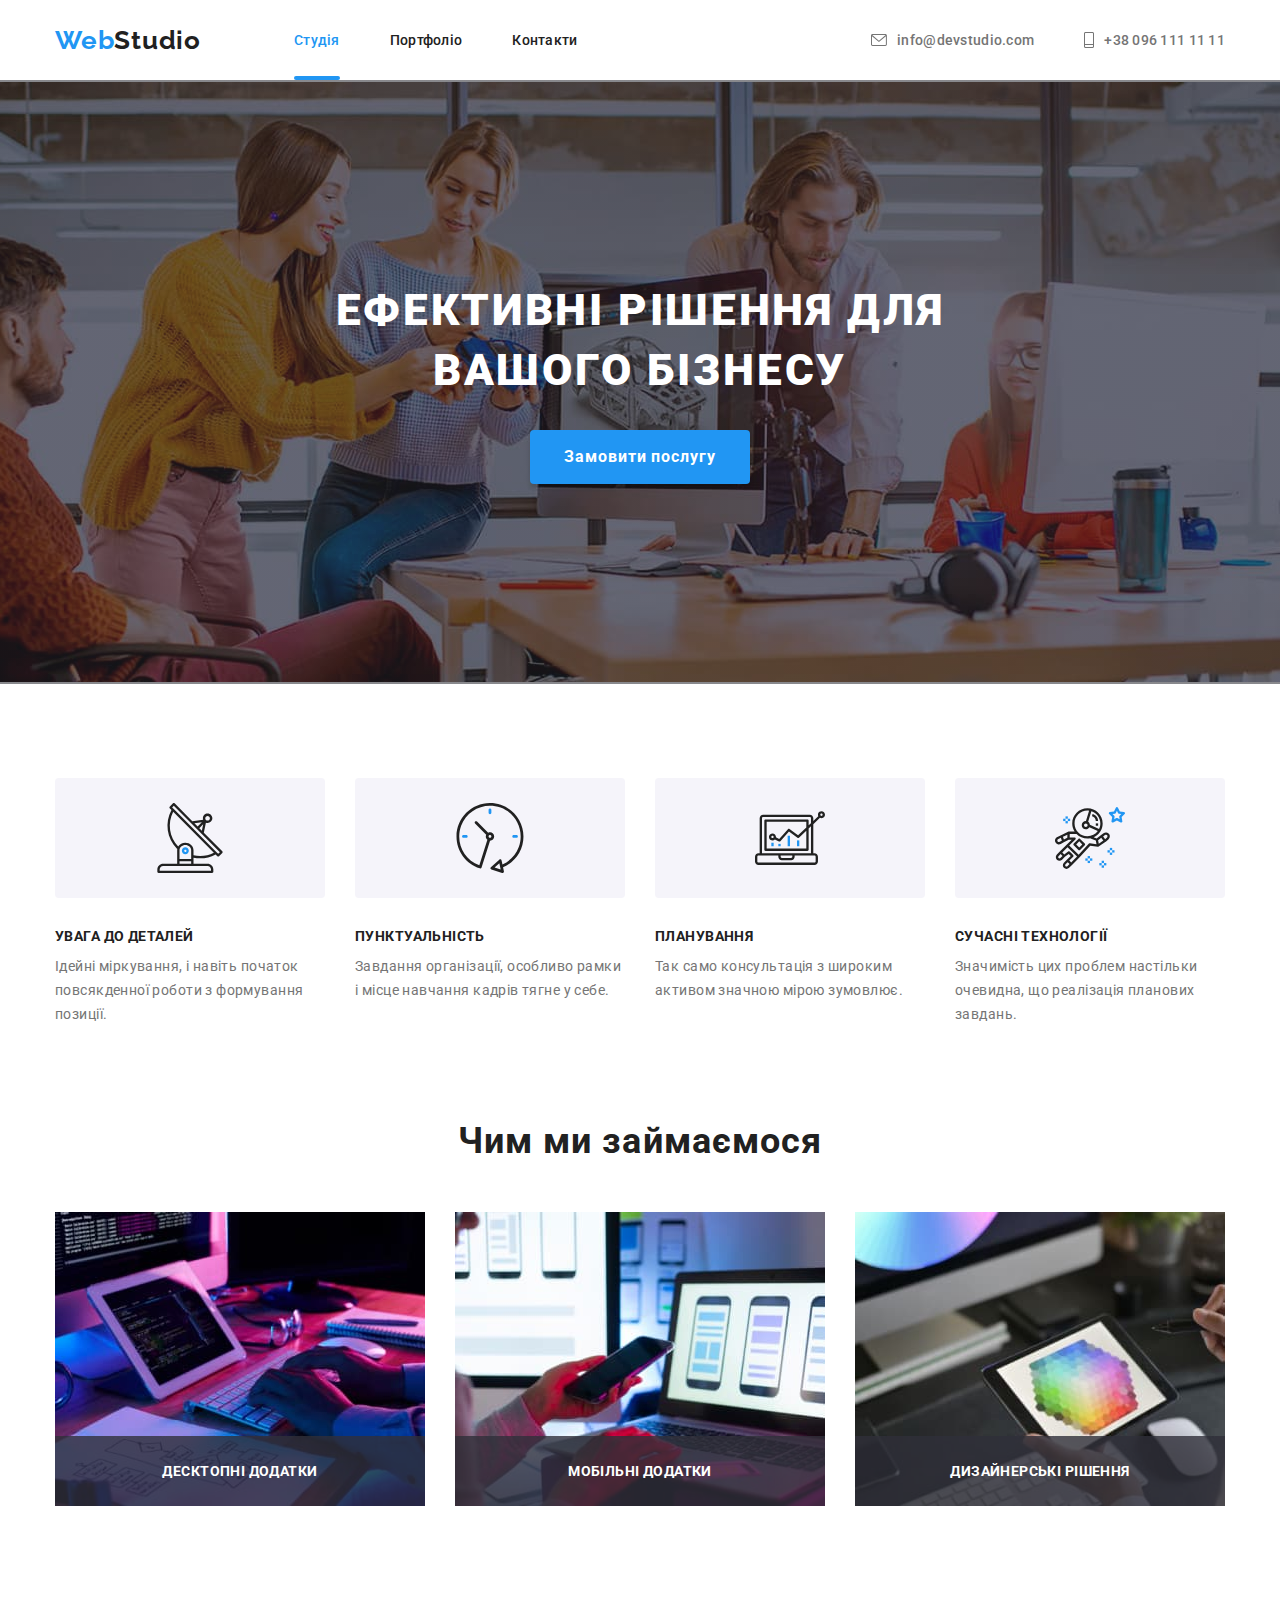
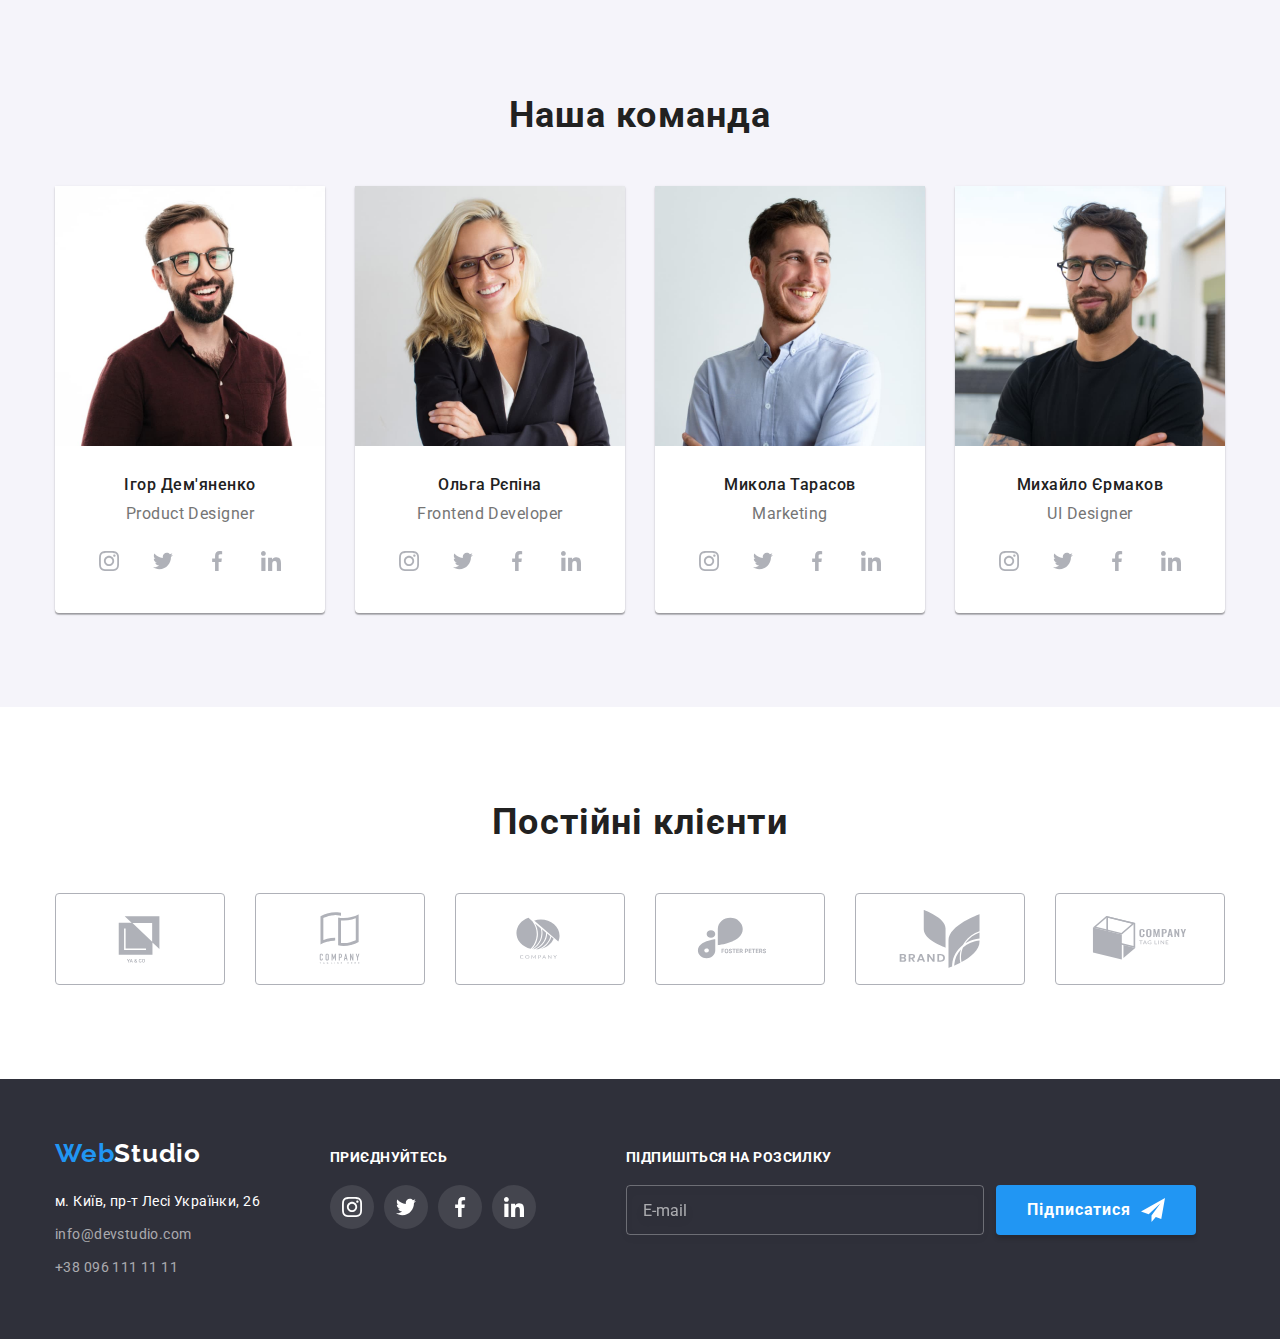
<file: index.html>
<!DOCTYPE html>
<html lang="en">
  <head>
    <meta charset="UTF-8" />
    <meta http-equiv="X-UA-Compatible" content="IE=edge" />
    <meta name="viewport" content="width=device-width, initial-scale=1.0" />
    <title>Web Studio</title>
    <link rel="preconnect" href="https://fonts.googleapis.com" />
    <link rel="preconnect" href="https://fonts.gstatic.com" crossorigin />
    <link
      href="https://fonts.googleapis.com/css2?family=Raleway:wght@700&family=Roboto:wght@400;500;700;900&display=swap"
      rel="stylesheet"
    />
    <link
      rel="stylesheet"
      href="https://cdnjs.cloudflare.com/ajax/libs/modern-normalize/1.1.0/modern-normalize.min.css"
    />
    <link rel="stylesheet" href="./css/main.min.css"/>
    <!-- <link rel="stylesheet" href="./css/styles.css" /> -->
  </head>

  <body>
    <header class="page-header">
      <div class="container flex">
        <a href="" class="logo link"
          ><span class="first-part">Web</span>Studio</a
        >
        <nav class="nav">
          <ul class="nav-list list">
            <li class="site-nav-item">
              <a href="" class="studio-nav-link current link">Студія</a>
            </li>
            <li class="site-nav-item">
              <a href="./portfolio.html" class="site-nav-link link"
                >Портфоліо</a
              >
            </li>
            <li class="site-nav-item">
              <a href="" class="site-nav-link link">Контакти</a>
            </li>
          </ul>
        </nav>
        <ul class="auth-nav list">
          <li class="header item">
            <a class="auth-nav-link mail link" href="mailto:info@devstudio.com">
              <svg class="header-icon email" width="16" , height="12">
                <use href="./images/symbol-defs.svg#envelope"></use>
              </svg>
              info@devstudio.com</a
            >
          </li>
          <li class="header item">
            <a class="auth-nav-link phone link" href="tel:+380961111111">
              <svg class="header-icon mobile" width="10" ,height="16">
                <use href="./images/symbol-defs.svg#mobile"></use>
              </svg>
              +38 096 111 11 11</a
            >
          </li>
        </ul>
      </div>
    </header>
    <main>
      <section class="section hero">
        <div class="container">
          <h1 class="hero-name">Ефективні рішення для <br />вашого бізнесу</h1>
          <button data-modal-open class="hero-btn btn" type="button">
            Замовити послугу
          </button>
        </div>
      </section>
      <section class="section section--cuted">
        <div class="container">
          <ul class="benefits list">
            <li class="benefits-item">
              <div class="benefit one"></div>
              <h3 class="benefits-list">Увага до деталей</h3>
              <p class="text">
                Ідейні міркування, і навіть початок повсякденної роботи з
                формування позиції.
              </p>
            </li>
            <li class="benefits-item">
              <div class="benefit two"></div>
              <h3 class="benefits-list">Пунктуальність</h3>
              <p class="text">
                Завдання організації, особливо рамки і місце навчання кадрів
                тягне у себе.
              </p>
            </li>
            <li class="benefits-item">
              <div class="benefit three"></div>
              <h3 class="benefits-list">Планування</h3>
              <p class="text">
                Так само консультація з широким активом значною мірою зумовлює.
              </p>
            </li>
            <li class="benefits-item">
              <div class="benefit four"></div>
              <h3 class="benefits-list">Сучасні технології</h3>
              <p class="text">
                Значимість цих проблем настільки очевидна, що реалізація
                планових завдань.
              </p>
            </li>
          </ul>
        </div>
      </section>
      <section class="section">
        <div class="container">
          <h2 class="works__title">Чим ми займаємося</h2>
          <ul class="works__list">
            <li class="works__item">
              <div class="works__wrapper">
                <img
                  class="works__img"
                  src="./images/desktop.jpg"
                  alt="ноутбук "
                  width="370"
                  height="294"
                />
                <div class="works__overlay">
                  <p class="works__text">Десктопні додатки</p>
                </div>
              </div>
            </li>
            <li class="works__item">
              <div class="works__wrapper">
                <img
                  class="works__img"
                  src="./images/phone.jpg"
                  alt="телефон"
                  width="370"
                  height="294"
                />
                <div class="works__overlay">
                  <p class="works__text">Мобільні додатки</p>
                </div>
              </div>
            </li>
            <li class="works__item">
              <div class="works__wrapper">
                <img
                  class="works__img"
                  src="./images/tablet.jpg"
                  alt="планшет"
                  width="370"
                  height="294"
                />
                <div class="works__overlay">
                  <p class="works__text">Дизайнерські рішення</p>
                </div>
              </div>
            </li>
          </ul>
        </div>
      </section>
      <section class="section section--bg">
        <div class="container">
          <h2 class="team">Наша команда</h2>
          <ul class="team__list">
            <li class="team__employees">
              <img
                class="team__items"
                src="./images/gallery.jpg"
                alt="Дизайнер"
                width="270"
                height="260"
              />
              <div class="team__workers">
                <h3 class="team__worker">Ігор Дем'яненко</h3>
                <p class="team__position">Product Designer</p>
                <ul class="team__icon">
                  <li class="team__icons">
                    <a class="team__link" href=""
                      ><svg class="team__img" width="20" , height="20">
                        <use href="./images/symbol-defs.svg#instagram"></use>
                      </svg>
                    </a>
                  </li>
                  <li class="team__icons">
                    <a class="team__link" href=""
                      ><svg class="team__img" width="20" , height="20">
                        <use href="./images/symbol-defs.svg#twitter"></use>
                      </svg>
                    </a>
                  </li>
                  <li class="team__icons">
                    <a class="team__link" href=""
                      ><svg class="team__img" width="20" , height="20">
                        <use href="./images/symbol-defs.svg#facebook"></use>
                      </svg>
                    </a>
                  </li>
                  <li class="team__icons">
                    <a class="team__link" href="">
                      <svg class="team__img" width="20" , height="20">
                        <use href="./images/symbol-defs.svg#linkedin"></use>
                      </svg>
                    </a>
                  </li>
                </ul>
              </div>
            </li>
            <li class="team__employees">
              <img
                class="team__items"
                src="./images/gallery1.jpg"
                alt="Розробник"
                width="270"
                height="260"
              />
              <div class="team__workers">
                <h3 class="team__worker">Ольга Рєпіна</h3>
                <p class="team__position">Frontend Developer</p>
                <ul class="team__icon">
                  <li class="team__icons">
                    <a class="team__link" href="">
                      <svg class="team__img" width="20" , height="20">
                        <use href="./images/symbol-defs.svg#instagram"></use>
                      </svg>
                    </a>
                  </li>
                  <li class="team__icons">
                    <a class="team__link" href=""
                      ><svg class="team__img" width="20" , height="20">
                        <use href="./images/symbol-defs.svg#twitter"></use>
                      </svg>
                    </a>
                  </li>
                  <li class="team__icons">
                    <a class="team__link" href=""
                      ><svg class="team__img" width="20" , height="20">
                        <use href="./images/symbol-defs.svg#facebook"></use>
                      </svg>
                    </a>
                  </li>
                  <li class="team__icons">
                    <a class="team__link" href="">
                      <svg class="team__img" width="20" , height="20">
                        <use href="./images/symbol-defs.svg#linkedin"></use>
                      </svg>
                    </a>
                  </li>
                </ul>
              </div>
            </li>
            <li class="team__employees">
              <img
                class="team__items"
                src="./images/gallery2.jpg"
                alt="Маркетолог"
                width="270"
                height="260"
              />
              <div class="team__workers">
                <h3 class="team__worker">Микола Тарасов</h3>
                <p class="team__position">Marketing</p>
                <ul class="team__icon">
                  <li class="team__icons">
                    <a class="team__link" href="">
                      <svg class="team__img" width="20" , height="20">
                        <use href="./images/symbol-defs.svg#instagram"></use>
                      </svg>
                    </a>
                  </li>
                  <li class="team__icons">
                    <a class="team__link" href=""
                      ><svg class="team__img" width="20" , height="20">
                        <use href="./images/symbol-defs.svg#twitter"></use>
                      </svg>
                    </a>
                  </li>
                  <li class="team__icons">
                    <a class="team__link" href=""
                      ><svg class="team__img" width="20" , height="20">
                        <use href="./images/symbol-defs.svg#facebook"></use>
                      </svg>
                    </a>
                  </li>
                  <li class="team__icons">
                    <a class="team__link" href="">
                      <svg class="team__img" width="20" , height="20">
                        <use href="./images/symbol-defs.svg#linkedin"></use>
                      </svg>
                    </a>
                  </li>
                </ul>
              </div>
            </li>
            <li class="team__employees">
              <img
                class="team__items"
                src="./images/gallery3.jpg"
                alt="Дизайнер"
                width="270"
                height="260"
              />
              <div class="team__workers">
                <h3 class="team__worker">Михайло Єрмаков</h3>
                <p class="team__position">UI Designer</p>
                <ul class="team__icon">
                  <li class="team__icons">
                    <a class="team__link" href="">
                      <svg class="team__img" width="20" , height="20">
                        <use href="./images/symbol-defs.svg#instagram"></use>
                      </svg>
                    </a>
                  </li>
                  <li class="team__icons">
                    <a class="team__link" href=""
                      ><svg class="team__img" width="20" , height="20">
                        <use href="./images/symbol-defs.svg#twitter"></use>
                      </svg>
                    </a>
                  </li>
                  <li class="team__icons">
                    <a class="team__link" href=""
                      ><svg class="team__img" width="20" , height="20">
                        <use href="./images/symbol-defs.svg#facebook"></use>
                      </svg>
                    </a>
                  </li>
                  <li class="team__icons">
                    <a class="team__link" href="">
                      <svg class="team__img" width="20" , height="20">
                        <use href="./images/symbol-defs.svg#linkedin"></use>
                      </svg>
                    </a>
                  </li>
                </ul>
              </div>
            </li>
          </ul>
        </div>
      </section>
      <section class="section">
        <div class="container">
          <h2 class="clients">Постійні клієнти</h2>
          <ul class="clients__list">
            <li class="clients__item ">
              <a class="clients__icon" href=""
                ><svg class="clients__img" width="106" , height="60">
                  <use href="./images/symbol-defs.svg#Logo1"></use>
                </svg>
              </a>
            </li>
            <li class="clients__item ">
              <a class="clients__icon" href=""
                ><svg class="clients__img" width="106" , height="60">
                  <use href="./images/symbol-defs.svg#Logo2"></use>
                </svg>
              </a>
            </li>
            <li class="clients__item">
              <a class="clients__icon" href=""
                ><svg class="clients__img" width="106" , height="60">
                  <use href="./images/symbol-defs.svg#Logo3"></use>
                </svg>
              </a>
            </li>
            <li class="clients__item ">
              <a class="clients__icon" href=""
                ><svg class="clients__img" width="106" , height="60">
                  <use href="./images/symbol-defs.svg#Logo4"></use>
                </svg>
              </a>
            </li>
            <li class="clients__item">
              <a class="clients__icon" href="">
                <svg class="clients__img" width="106" , height="60">
                  <use href="./images/symbol-defs.svg#Logo5"></use>
                </svg>
              </a>
            </li>
            <li class="clients__item">
              <a class="clients__icon" href=""
                ><svg class="clients__img" width="106" , height="60">
                  <use href="./images/symbol-defs.svg#Logo6"></use>
                </svg>
              </a>
            </li>
          </ul>
        </div>
      </section>
    </main>
    <footer class="bottom">
      <div class="container-cont-bottom">
        <div class="container-bottom">
          <a href="" class="logo-link link"
            ><span class="one-part">Web</span>Studio</a
          >
          <address class="address-list">
            <ul class="address list">
              <li class="address-item">
                <a
                  class="address-location-link link"
                  href="https://goo.gl/maps/JddRu9CGbKq4Ur218"
                  >м. Київ, пр-т Лесі Українки, 26
                </a>
              </li>
              <li class="address-item">
                <a
                  class="address-nav-link link"
                  href="mailto:info@devstudio.com"
                >
                  info@devstudio.com</a
                >
              </li>
              <li class="address-item">
                <a class="address-nav-link link" href="tel:+380961111111"
                  >+38 096 111 11 11</a
                >
              </li>
            </ul>
          </address>
        </div>
        <div class="invitation">
          <p class="invite">Приєднуйтесь</p>
          <ul class="invitation-link">
            <li class="footer-soc list">
              <a class="footer-soc-link" href=""
                ><svg class="invitation-icon" width="20" height="20">
                  <use href="./images/symbol-defs.svg#instagram"></use>
                </svg>
              </a>
            </li>
            <li class="footer-soc list">
              <a class="footer-soc-link" href=""
                ><svg class="invitation-icon" width="20" height="20">
                  <use href="./images/symbol-defs.svg#twitter"></use>
                </svg>
              </a>
            </li>
            <li class="footer-soc list">
              <a class="footer-soc-link" href=""
                ><svg class="invitation-icon" width="20" height="20">
                  <use href="./images/symbol-defs.svg#facebook"></use>
                </svg>
              </a>
            </li>
            <li class="footer-soc list">
              <a class="footer-soc-link" href=""
                ><svg class="invitation-icon" width="20" height="20">
                  <use href="./images/symbol-defs.svg#linkedin"></use>
                </svg>
              </a>
            </li>
          </ul>
        </div>
        <div class="submition">
          <p class="invite">Підпишіться на розсилку</p>
          <form class="submition-form" action="">
            <input class="submit-input" type="text" placeholder="E-mail" />
            <button class="submit-btn" type="submit">
              Підписатися
              <svg class="submit-icon" width="24" height="24">
                <use href="./images/symbol-defs.svg#icon-send"></use>
              </svg>
            </button>
          </form>
        </div>
      </div>
    </footer>
    <div class="backdrop is-hidden" data-modal>
      <div class="modal">
        <button data-modal-close class="close-btn" type="button">
          <svg class="close-btn-icon" width="18" height="18">
            <use href="./images/symbol-defs.svg#close-btn"></use>
          </svg>
        </button>
        <p class="modal-title">Залиште свої дані, ми вам передзвонимо</p>
        <div class="form">
          <form class="modal-form">
            <div class="form-group">
              <label class="form-field">
                <span class="form-label">Ім'я</span>
                <input class="form-input" type="text" name="user-name" />
                <svg class="form-icon" width="18" height="18">
                  <use
                    href="./images/symbol-defs.svg#person-black-18dp-1"
                  ></use>
                </svg>
              </label>
            </div>
            <div class="form-group">
              <label class="form-field">
                <span class="form-label">Телефон</span>
                <input class="form-input" type="tel" />
                <svg class="form-icon" width="18" height="18">
                  <use href="./images/symbol-defs.svg#phone-black-18dp-1"></use>
                </svg>
              </label>
            </div>
            <div class="form-group">
              <label class="form-field">
                <span class="form-label">Пошта</span>
                <input class="form-input" type="email" />
                <svg class="form-icon" width="18" height="18">
                  <use href="./images/symbol-defs.svg#email-black-18dp-1"></use>
                </svg>
              </label>
            </div>
            <div class="form-group-comment">
              <label class="form-field-comment" for="comment">
                <span class="form-label" >Коментар</span>
                <textarea
                  class="form-message"
                  name=""
                  rows="5"
                  placeholder="Введіть текст"
                ></textarea>
              </label>
            </div>
            <div class="form-group-message">
              <label class="form-label-accept">
                <div class="check-group">
                <input
                  class="checkbox1"
                  type="checkbox"
                  name="topic"
                  value="accept"
                />
                <span class="check-icon"></span>
                <span class="condition">Погоджуюся з розсилкою та приймаю 
                  <a class="condition2" href="">Умови договору</a> 
                </span>
              </div>
              </label>
            </div>
            <button class="submit" type="submit">Відправити</button>
          </form>
        </div>
      </div>
    </div>
    <script src="./modal.js"></script>
  </body>
</html>
</file>
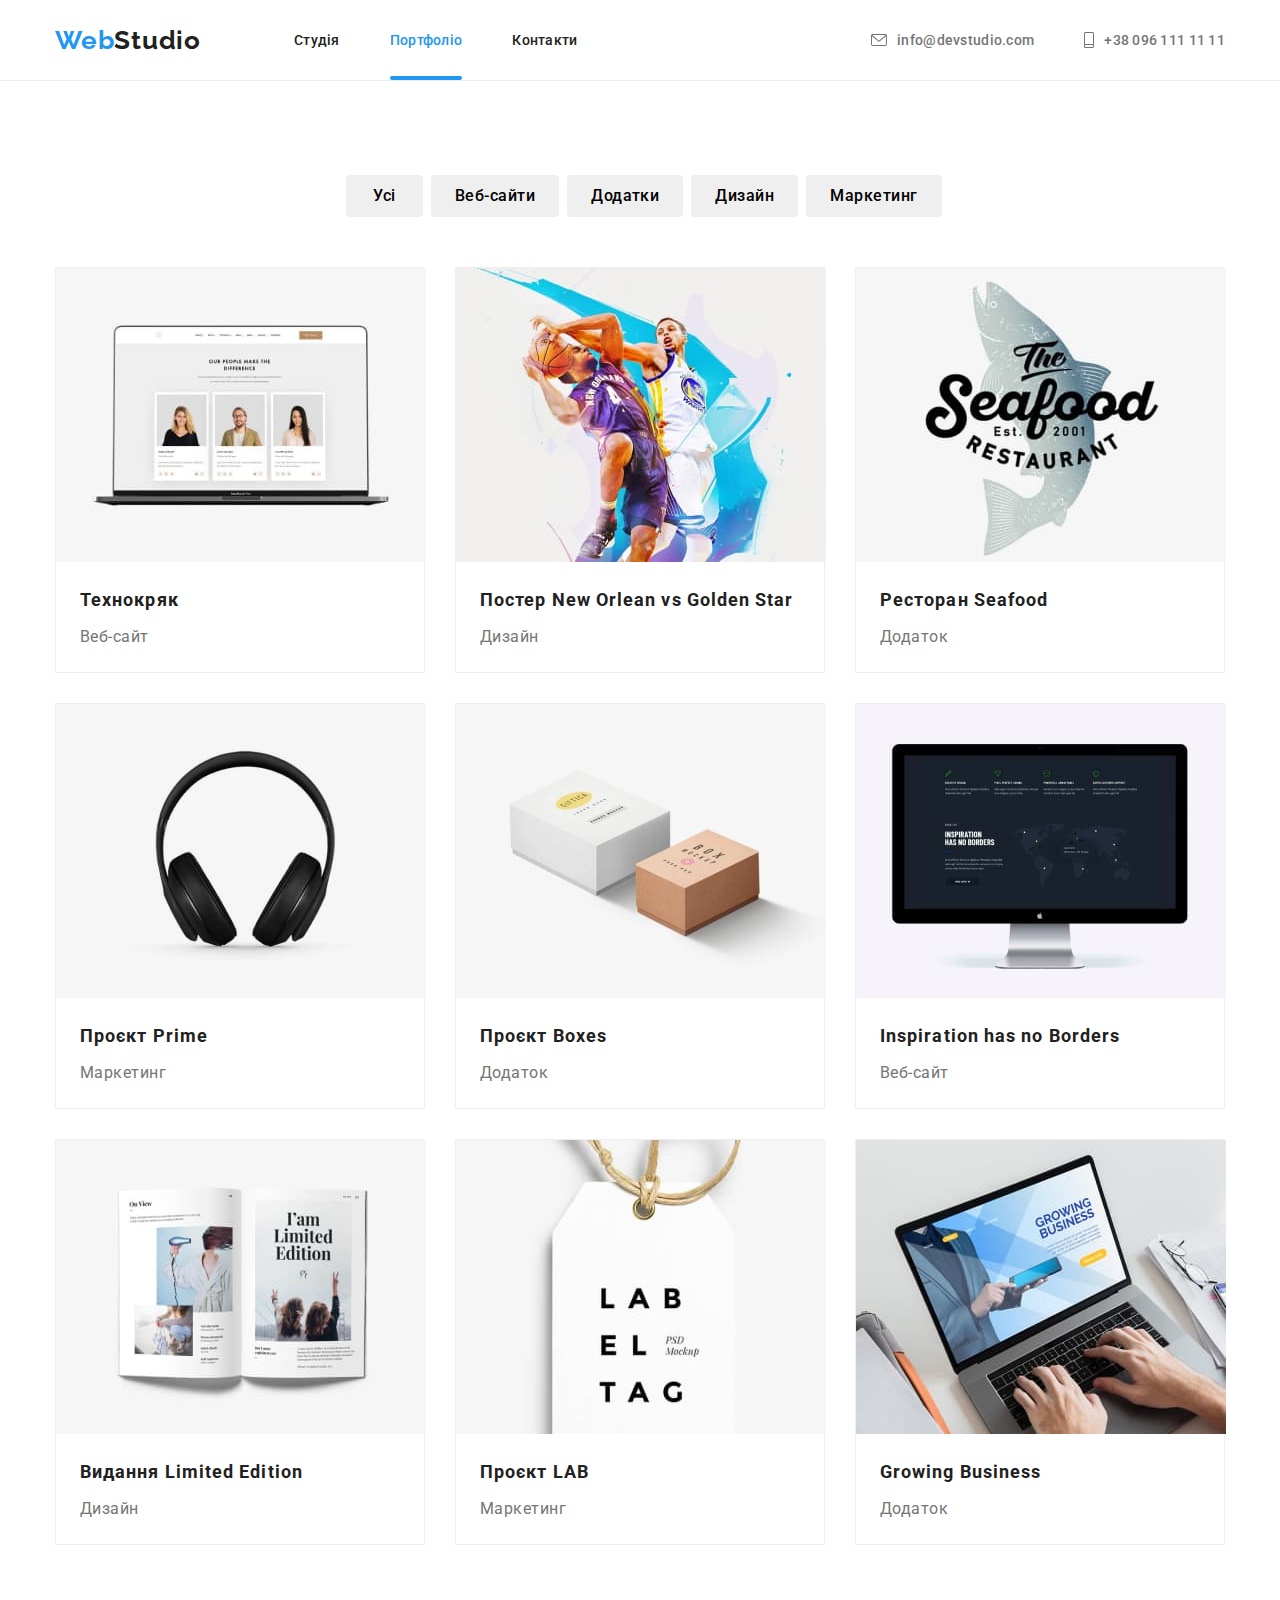
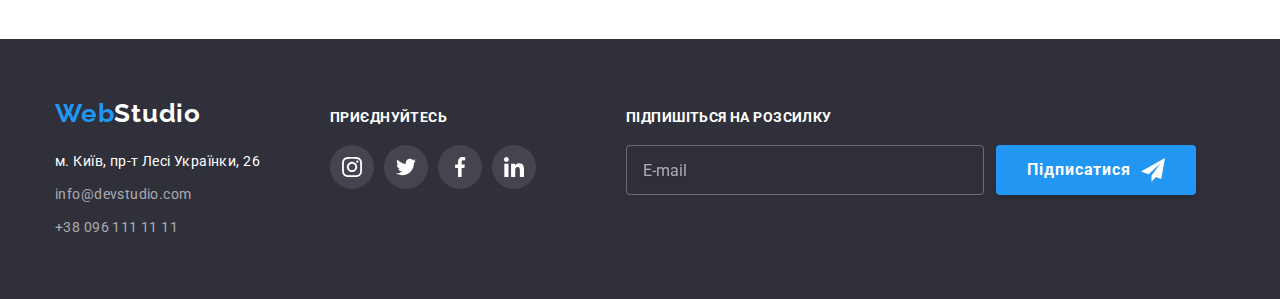
<file: portfolio.html>
<!DOCTYPE html>
<html lang="en">
  <head>
    <meta charset="UTF-8" />
    <meta http-equiv="X-UA-Compatible" content="IE=edge" />
    <meta name="viewport" content="width=device-width, initial-scale=1.0" />
    <title>Портфоліо</title>
    <link rel="preconnect" href="https://fonts.googleapis.com" />
    <link rel="preconnect" href="https://fonts.gstatic.com" crossorigin />
    <link
      href="https://fonts.googleapis.com/css2?family=Raleway:wght@700&family=Roboto:wght@400;500;700;900&display=swap"
      rel="stylesheet"
    />
    <link
      rel="stylesheet"
      href="https://cdnjs.cloudflare.com/ajax/libs/modern-normalize/1.1.0/modern-normalize.min.css"
    />
    <link rel="stylesheet" href="./css/main.min.css"/>
    <!-- <link rel="stylesheet" href="./css/styles.css" /> -->
  </head>

  <body>
    <header class="page">
      <div class="container flex">
        <a href="" class="logo link"
          ><span class="first-part">Web</span>Studio</a
        >
        <nav class="site-nav">
          <ul class="nav-list list">
            <li class="site-nav-item">
              <a href="./index.html" class="site-nav-link link">Студія</a>
            </li>
            <li class="site-nav-item">
              <a href="" class="port-nav-link current link">Портфоліо</a>
            </li>
            <li class="site-nav-item">
              <a href="" class="site-nav-link link">Контакти</a>
            </li>
          </ul>
        </nav>
        <ul class="auth-nav list">
          <li class="item">
            <a class="auth-nav-link link" href="mailto:info@devstudio.com">
              <svg class="header-icon email" width="16" , height="12">
                <use href="./images/symbol-defs.svg#envelope"></use>
              </svg>
              info@devstudio.com</a
            >
          </li>
          <li class="item">
            <a class="auth-nav-link link" href="tel:+380961111111">
              <svg class="header-icon mobile" width="10" ,height="16">
                <use href="./images/symbol-defs.svg#mobile"></use></svg>+38 096 111 11 11
            </a>
          </li>
        </ul>
      </div>
    </header>
    <main>
      <section class="section">
        <div class="container">
          <h1 class="visually-hidden">Портфоліо</h1>
          <ul class="btn-port-list list">
            <li><button class="btn-port style" type="button">Усі</button></li>
            <li><button class="btn-port" type="button">Веб-сайти</button></li>
            <li><button class="btn-port" type="button">Додатки</button></li>
            <li><button class="btn-port" type="button">Дизайн</button></li>
            <li><button class="btn-port" type="button">Маркетинг</button></li>
          </ul>
          <ul class="gallery-list list">
            <li class="gallery-item">
              <a href="" class="projects link">
                <div class="team-thumb">
                  <img
                    class="gallery-items"
                    src="./images/project1.jpg"
                    alt="проект1"
                    width="370"
                    height="294"
                  />
                  <div class="thumb-overlay">
                    <p class="thumb-text">
                      Ресурс пропонує комплексні пропозиції з різним рівнем
                      функціоналу та сервісів. Все це дозволить відвідувачу
                      отримати вичерпні відомості про компанію чи приватну
                      особу.
                    </p>
                  </div>
                </div>
                <div class="project-desk">
                  <h3 class="project-list">Технокряк</h3>
                  <p class="project-text">Веб-сайт</p>
                </div>
              </a>
            </li>
            <li class="gallery-item">
              <a href="" class="projects link">
                <div class="team-thumb">
                  <img
                    class="gallery-items"
                    src="./images/project2.jpg"
                    alt="проект2"
                    width="370"
                    height="294"
                  />
                  <div class="thumb-overlay">
                    <p class="thumb-text">
                      Ресурс пропонує комплексні пропозиції з різним рівнем
                      функціоналу та сервісів. Все це дозволить відвідувачу
                      отримати вичерпні відомості про компанію чи приватну
                      особу.
                    </p>
                  </div>
                </div>
                <div class="project-desk">
                  <h3 class="project-list">Постер New Orlean vs Golden Star</h3>
                  <p class="project-text">Дизайн</p>
                </div>
              </a>
            </li>
            <li class="gallery-item">
              <a href="" class="projects link">
                <div class="team-thumb">
                  <img
                    class="gallery-items"
                    src="./images/project3.jpg"
                    alt="проект3"
                    width="370"
                    height="294"
                  />
                  <div class="thumb-overlay">
                    <p class="thumb-text">
                      Ресурс пропонує комплексні пропозиції з різним рівнем
                      функціоналу та сервісів. Все це дозволить відвідувачу
                      отримати вичерпні відомості про компанію чи приватну
                      особу.
                    </p>
                  </div>
                </div>
                <div class="project-desk">
                  <h3 class="project-list">Ресторан Seafood</h3>
                  <p class="project-text">Додаток</p>
                </div>
              </a>
            </li>
            <li class="gallery-item">
              <a href="" class="projects link">
                <div class="team-thumb">
                  <img
                    class="gallery-items"
                    src="./images/project4.jpg"
                    alt="проект4"
                    width="370"
                    height="294"
                  />
                  <div class="thumb-overlay">
                    <p class="thumb-text">
                      Ресурс пропонує комплексні пропозиції з різним рівнем
                      функціоналу та сервісів. Все це дозволить відвідувачу
                      отримати вичерпні відомості про компанію чи приватну
                      особу.
                    </p>
                  </div>
                </div>
                <div class="project-desk">
                  <h3 class="project-list">Проєкт Prime</h3>
                  <p class="project-text">Маркетинг</p>
                </div>
              </a>
            </li>
            <li class="gallery-item">
              <a href="" class="projects link">
                <div class="team-thumb">
                  <img
                    class="gallery-items"
                    src="./images/project5.jpg"
                    alt="проект5"
                    width="370"
                    height="294"
                  />
                  <div class="thumb-overlay">
                    <p class="thumb-text">
                      Ресурс пропонує комплексні пропозиції з різним рівнем
                      функціоналу та сервісів. Все це дозволить відвідувачу
                      отримати вичерпні відомості про компанію чи приватну
                      особу.
                    </p>
                  </div>
                </div>
                <div class="project-desk">
                  <h3 class="project-list">Проєкт Boxes</h3>
                  <p class="project-text">Додаток</p>
                </div>
              </a>
            </li>
            <li class="gallery-item">
              <a href="" class="projects link">
                <div class="team-thumb">
                  <img
                    class="gallery-items"
                    src="./images/project6.jpg"
                    alt="проект6"
                    width="370"
                    height="294"
                  />
                  <div class="thumb-overlay">
                    <p class="thumb-text">
                      Ресурс пропонує комплексні пропозиції з різним рівнем
                      функціоналу та сервісів. Все це дозволить відвідувачу
                      отримати вичерпні відомості про компанію чи приватну
                      особу.
                    </p>
                  </div>
                </div>
                <div class="project-desk">
                  <h3 class="project-list">Inspiration has no Borders</h3>
                  <p class="project-text">Веб-сайт</p>
                </div>
              </a>
            </li>
            <li class="gallery-item">
              <a href="" class="projects link">
                <div class="team-thumb">
                  <img
                    class="gallery-items"
                    src="./images/project7.jpg"
                    alt="проект7"
                    width="370"
                    height="294"
                  />
                  <div class="thumb-overlay">
                    <p class="thumb-text">
                      Ресурс пропонує комплексні пропозиції з різним рівнем
                      функціоналу та сервісів. Все це дозволить відвідувачу
                      отримати вичерпні відомості про компанію чи приватну
                      особу.
                    </p>
                  </div>
                </div>
                <div class="project-desk">
                  <h3 class="project-list">Видання Limited Edition</h3>
                  <p class="project-text">Дизайн</p>
                </div>
              </a>
            </li>
            <li class="gallery-item">
              <a href="" class="projects link">
                <div class="team-thumb">
                  <img
                    class="gallery-items"
                    src="./images/project8.jpg"
                    alt="проект8"
                    width="370"
                    height="294"
                  />
                  <div class="thumb-overlay">
                    <p class="thumb-text">
                      Ресурс пропонує комплексні пропозиції з різним рівнем
                      функціоналу та сервісів. Все це дозволить відвідувачу
                      отримати вичерпні відомості про компанію чи приватну
                      особу.
                    </p>
                  </div>
                </div>
                <div class="project-desk">
                  <h3 class="project-list">Проєкт LAB</h3>
                  <p class="project-text">Маркетинг</p>
                </div>
              </a>
            </li>
            <li class="gallery-item">
              <a href="" class="projects link">
                <div class="team-thumb">
                  <img
                    class="gallery-items"
                    src="./images/project9.jpg"
                    alt="проект9"
                    width="370"
                    height="294"
                  />
                  <div class="thumb-overlay">
                    <p class="thumb-text">
                      Ресурс пропонує комплексні пропозиції з різним рівнем
                      функціоналу та сервісів. Все це дозволить відвідувачу
                      отримати вичерпні відомості про компанію чи приватну
                      особу.
                    </p>
                  </div>
                </div>
                <div class="project-desk">
                  <h3 class="project-list">Growing Business</h3>
                  <p class="project-text">Додаток</p>
                </div>
              </a>
            </li>
          </ul>
        </div>
      </section>
    </main>
    <footer class="bottom">
      <div class="container-cont-bottom">
        <div class="container-bottom">
          <a href="" class="logo-link link"
            ><span class="one-part">Web</span>Studio</a
          >
          <address class="address-list">
            <ul class="address list">
              <li class="address-item">
                <a
                  class="address-location-link link"
                  href="https://goo.gl/maps/JddRu9CGbKq4Ur218"
                  >м. Київ, пр-т Лесі Українки, 26
                </a>
              </li>
              <li class="address-item">
                <a
                  class="address-nav-link link"
                  href="mailto:info@devstudio.com"
                >
                  info@devstudio.com</a
                >
              </li>
              <li class="address-item">
                <a class="address-nav-link link" href="tel:+380961111111"
                  >+38 096 111 11 11</a
                >
              </li>
            </ul>
          </address>
        </div>
        <div class="invitation">
          <p class="invite">Приєднуйтесь</p>
          <ul class="invitation-link">
            <li class="footer-soc list">
              <a class="footer-soc-link" href=""
                ><svg class="invitation-icon" width="20" height="20">
                  <use href="./images/symbol-defs.svg#instagram"></use>
                </svg>
              </a>
            </li>
            <li class="footer-soc list">
              <a class="footer-soc-link" href=""
                ><svg class="invitation-icon" width="20" height="20">
                  <use href="./images/symbol-defs.svg#twitter"></use>
                </svg>
              </a>
            </li>
            <li class="footer-soc list">
              <a class="footer-soc-link" href=""
                ><svg class="invitation-icon" width="20" height="20">
                  <use href="./images/symbol-defs.svg#facebook"></use>
                </svg>
              </a>
            </li>
            <li class="footer-soc list">
              <a class="footer-soc-link" href=""
                ><svg class="invitation-icon" width="20" height="20">
                  <use href="./images/symbol-defs.svg#linkedin"></use>
                </svg>
              </a>
            </li>
          </ul>
        </div>
        <div class="submition">
          <p class="invite">Підпишіться на розсилку</p>
          <form class="submition-form" action="">
            <input class="submit-input" type="text" placeholder="E-mail" />
            <button class="submit-btn" type="submit">
              Підписатися
              <svg class="submit-icon" width="24" height="24">
                <use href="./images/symbol-defs.svg#icon-send"></use>
              </svg>
            </button>
          </form>
        </div>
      </div>
    </footer>
  </body>
</html>
</file>
<file: css/main.min.css>
:root{--second-font: "Raleway", sans-serif;--accent-color: #2196F3;--main-color: #212121;--second-color: #757575;--third-color: #FFFFFF;--fourth-color: rgba(255, 255, 255, 0.6);--idx-backdrop: 1000}.visually-hidden{position:absolute;width:1px;height:1px;margin:-1px;border:0;padding:0;white-space:nowrap;-webkit-clip-path:inset(100%);clip-path:inset(100%);clip:rect(0 0 0 0);overflow:hidden}body{font-family:"Roboto",sans-serif;color:var(--main-color);margin:0}h1,h2,h3,h4,h5,h6,p,ul{margin-top:0;margin-bottom:0;padding-left:0}.list{padding:0;margin:0;list-style:none}.link{text-decoration:none}.section{padding-top:94px;padding-bottom:94px}.container{width:1200px;margin:0 auto;padding-left:15px;padding-right:15px}.flex{display:-webkit-box;display:-ms-flexbox;display:flex;-webkit-box-align:center;-ms-flex-align:center;align-items:center}.hero-name{font-weight:900;font-size:44px;line-height:1.3636363636;text-align:center;letter-spacing:.06em;text-transform:uppercase;color:var(--third-color)}.benefits-list{margin-bottom:10px;font-weight:700;font-size:14px;line-height:1.1428571429;letter-spacing:.03em;text-transform:uppercase;color:var(--main-color)}.works__title{margin-bottom:50px;font-weight:700;font-size:36px;line-height:1.1666666667;text-align:center;letter-spacing:.03em;color:var(--main-color)}.team{margin-bottom:50px;font-weight:700;font-size:36px;line-height:1.1666666667;text-align:center;letter-spacing:.03em;color:var(--main-color)}.team__worker{margin-bottom:10px;font-weight:500;font-size:16px;line-height:1.125;text-align:center;letter-spacing:.03em;color:var(--main-color);background-color:var(--third-color)}.clients{font-weight:700;font-size:36px;line-height:1.1666666667;text-align:center;letter-spacing:.03em;color:var(--main-color);margin-bottom:50px}.project-list{margin-bottom:4px;font-weight:700;font-size:18px;line-height:2;letter-spacing:.06em;color:var(--main-color)}.hero-btn{border-radius:4px;padding:10px 32px;margin-top:30px;min-width:216px;text-align:center;font-family:inherit;font-style:normal;background-color:var(--accent-color);color:var(--third-color);font-weight:700;font-size:16px;line-height:1.88;letter-spacing:.06em;-webkit-box-shadow:0px 4px 4px rgba(0,0,0,.15);box-shadow:0px 4px 4px rgba(0,0,0,.15);cursor:pointer;border-color:rgba(0,0,0,0);-webkit-transition-property:background-color;transition-property:background-color;-webkit-transition-duration:250ms;transition-duration:250ms;-webkit-transition-timing-function:cubic-bezier(0.4, 0, 0.2, 1);transition-timing-function:cubic-bezier(0.4, 0, 0.2, 1)}.hero-btn:hover,.hero-btn:focus{background-color:#188ce8}.submit-btn{display:-webkit-box;display:-ms-flexbox;display:flex;font-weight:700;font-size:16px;line-height:1.875;text-align:center;-webkit-box-align:center;-ms-flex-align:center;align-items:center;-webkit-box-pack:center;-ms-flex-pack:center;justify-content:center;letter-spacing:.06em;min-width:200px;height:50px;margin-left:12px;cursor:pointer;color:#fff;background:#2196f3;border:#2196f3;-webkit-box-shadow:0px 4px 4px rgba(0,0,0,.15);box-shadow:0px 4px 4px rgba(0,0,0,.15);border-radius:4px;-webkit-transition-property:background-color;transition-property:background-color;-webkit-transition-duration:250ms;transition-duration:250ms;-webkit-transition-timing-function:cubic-bezier(0.4, 0, 0.2, 1);transition-timing-function:cubic-bezier(0.4, 0, 0.2, 1)}.submit-btn:hover,.submit-btn:focus{background-color:#188ce8}.close-btn{position:absolute;display:-webkit-box;display:-ms-flexbox;display:flex;-webkit-box-align:center;-ms-flex-align:center;align-items:center;-webkit-box-pack:center;-ms-flex-pack:center;justify-content:center;width:30px;height:30px;padding:0;top:8px;right:8px;background-color:rgba(0,0,0,0);border:1px solid rgba(0,0,0,.1);border-radius:50%;cursor:pointer;-webkit-transition:opacity 250ms cubic-bezier(0.4, 0, 0.2, 1),visibility 250ms cubic-bezier(0.4, 0, 0.2, 1);transition:opacity 250ms cubic-bezier(0.4, 0, 0.2, 1),visibility 250ms cubic-bezier(0.4, 0, 0.2, 1)}.close-btn:hover,.close-btn:focus{fill:var(--accent-color)}.submit{width:200px;height:50px;margin-left:124px;text-align:center;-webkit-box-align:center;-ms-flex-align:center;align-items:center;-webkit-box-pack:center;-ms-flex-pack:center;justify-content:center;cursor:pointer;color:#fff;background:#2196f3;border:#2196f3;font-weight:700;font-size:16px;line-height:30px;letter-spacing:.06em;-webkit-box-shadow:0px 4px 4px rgba(0,0,0,.15);box-shadow:0px 4px 4px rgba(0,0,0,.15);border-radius:4px;-webkit-transition-property:background-color;transition-property:background-color;-webkit-transition-duration:250ms;transition-duration:250ms;-webkit-transition-timing-function:cubic-bezier(0.4, 0, 0.2, 1);transition-timing-function:cubic-bezier(0.4, 0, 0.2, 1)}.submit:hover,.submit:focus{background-color:#188ce8}.btn-port{margin-left:8px;padding:6px 22px;border-radius:4px;font-weight:500;font-size:16px;line-height:1.625;letter-spacing:.03em;border-color:rgba(0,0,0,0);cursor:pointer;-webkit-transition-property:background-color,color,-webkit-box-shadow;transition-property:background-color,color,-webkit-box-shadow;transition-property:background-color,color,box-shadow;transition-property:background-color,color,box-shadow,-webkit-box-shadow;-webkit-transition-duration:250ms;transition-duration:250ms;-webkit-transition-timing-function:cubic-bezier(0.4, 0, 0.2, 1);transition-timing-function:cubic-bezier(0.4, 0, 0.2, 1)}.btn-port:hover,.btn-port:focus{background-color:var(--accent-color);color:var(--third-color);-webkit-box-shadow:0px 3px 1px rgba(0,0,0,.1),0px 1px 2px rgba(0,0,0,.08),0px 2px 2px rgba(0,0,0,.12);box-shadow:0px 3px 1px rgba(0,0,0,.1),0px 1px 2px rgba(0,0,0,.08),0px 2px 2px rgba(0,0,0,.12)}.header-icon{display:inline-block;fill:currentColor}.email{width:16px;height:12px}.mobile{width:10px;height:16px}.logo{padding-top:24px;padding-bottom:24px;font-family:var(--second-font);font-style:normal;font-weight:700;font-size:26px;line-height:1.1923076923;letter-spacing:.03em;color:var(--main-color)}.first-part{color:var(--accent-color)}.logo-link{margin-bottom:20px;font-family:var(--second-font);font-style:normal;font-weight:700;font-size:26px;line-height:1,19;letter-spacing:.03em;color:var(--third-color)}.one-part{color:var(--accent-color)}.site-nav{display:-webkit-box;display:-ms-flexbox;display:flex;font-weight:500;font-size:14px;line-height:1,14;letter-spacing:.02em}.site-nav-item:last-child{margin-right:0}.nav-list .site-nav-item+.site-nav-item{margin-left:50px}.nav-list{display:-webkit-box;display:-ms-flexbox;display:flex;margin-left:93px}.studio-nav-link{position:relative;display:block;padding-top:32px;padding-bottom:32px;color:var(--accent-color);font-weight:500;font-size:14px;line-height:1.1428571429;letter-spacing:.02em;-webkit-transition-property:color;transition-property:color;-webkit-transition-duration:250ms;transition-duration:250ms;-webkit-transition-timing-function:cubic-bezier(0.4, 0, 0.2, 1);transition-timing-function:cubic-bezier(0.4, 0, 0.2, 1)}.studio-nav-link.current{color:#2196f3}.studio-nav-link.current::after{position:absolute;bottom:0;left:0;content:"";display:block;width:100%;height:4px;border-radius:2px;background-color:#2196f3}.site-nav-link{display:block;padding-top:32px;padding-bottom:32px;font-weight:500;font-size:14px;line-height:1.1428571429;letter-spacing:.02em;color:var(--main-color);-webkit-transition-property:color;transition-property:color;-webkit-transition-duration:250ms;transition-duration:250ms;-webkit-transition-timing-function:cubic-bezier(0.4, 0, 0.2, 1);transition-timing-function:cubic-bezier(0.4, 0, 0.2, 1)}.site-nav-link:hover,.site-nav-link:focus{color:var(--accent-color)}.auth-nav{display:-webkit-box;display:-ms-flexbox;display:flex;margin-left:auto}.auth-nav .item+.item{margin-left:50px}.auth-nav-link{color:var(--second-color);font-weight:500;font-size:14px;line-height:1.1428571429;letter-spacing:.02em;display:-webkit-box;display:-ms-flexbox;display:flex;-webkit-box-pack:center;-ms-flex-pack:center;justify-content:center;-webkit-box-align:center;-ms-flex-align:center;align-items:center;gap:10px;-webkit-transition-property:color;transition-property:color;-webkit-transition-duration:250ms;transition-duration:250ms;-webkit-transition-timing-function:cubic-bezier(0.4, 0, 0.2, 1);transition-timing-function:cubic-bezier(0.4, 0, 0.2, 1)}.auth-nav-link:hover,.auth-nav-link:focus{color:var(--accent-color)}.hero{max-width:1600 px;padding-top:200px;padding-bottom:200px;margin-top:0;font-weight:900;font-size:44px;line-height:1.3636363636;text-align:center;letter-spacing:.06em;text-transform:uppercase;color:var(--third-color);height:600;margin-left:auto;margin-right:auto;background-image:-webkit-gradient(linear, left top, right top, from(rgba(47, 48, 58, 0.4)), to(rgba(47, 48, 58, 0.4))),url("../images/background-image.jpg");background-image:linear-gradient(to right, rgba(47, 48, 58, 0.4), rgba(47, 48, 58, 0.4)),url("../images/background-image.jpg");background-size:auto;background-position:center;background-color:#c4c4c4;background-repeat:no-repeat}.section--cuted{padding-bottom:0}.benefit{width:270px;height:120px;background-color:#f5f4fa;border-radius:4px;margin-bottom:30px;display:-webkit-box;display:-ms-flexbox;display:flex;text-align:center;-webkit-box-pack:center;-ms-flex-pack:center;justify-content:center}.one{background-image:url(../images/icons/antenna.svg);background-repeat:no-repeat;background-position:50% 50%}.two{background-image:url(../images/icons/clock.svg);background-repeat:no-repeat;background-position:50% 50%}.three{background-image:url(../images/icons/diagram.svg);background-repeat:no-repeat;background-position:50% 50%}.four{background-image:url(../images/icons/astronaut.svg);background-repeat:no-repeat;background-position:50% 50%}.benefits{display:-webkit-box;display:-ms-flexbox;display:flex;-webkit-box-pack:justify;-ms-flex-pack:justify;justify-content:space-between}.benefits-item{padding:0;margin:0;display:list-item;text-align:-webkit-match-parent}.text{width:270px;color:var(--second-color);font-size:14px;line-height:1.7142857143;letter-spacing:.03em}.works__list{display:-webkit-box;display:-ms-flexbox;display:flex;-webkit-box-pack:justify;-ms-flex-pack:justify;justify-content:space-between;list-style:none}.works__item{padding:0;margin:0}.works__wrapper{position:relative}.works__img{display:block}.works__overlay{position:absolute;height:70px;left:0;bottom:0;width:100%}.works__text{font-family:"Roboto";font-style:normal;font-weight:700;font-size:14px;line-height:16px;text-align:center;letter-spacing:.03em;text-transform:uppercase;padding:27px;color:#fff;background:rgba(47,48,58,.8)}.section--bg{background-color:#f5f4fa}.team__list{display:-webkit-box;display:-ms-flexbox;display:flex;margin:0;padding:0;-webkit-box-pack:justify;-ms-flex-pack:justify;justify-content:space-between;list-style:none}.team__employees{background:#fff;-webkit-box-shadow:0px 1px 3px rgba(0,0,0,.12),0px 1px 1px rgba(0,0,0,.14),0px 2px 1px rgba(0,0,0,.2);box-shadow:0px 1px 3px rgba(0,0,0,.12),0px 1px 1px rgba(0,0,0,.14),0px 2px 1px rgba(0,0,0,.2);border-radius:0px 0px 4px 4px}.team__employees:not(:last-child){margin-right:30px}.team__items{display:block}.team__workers{padding-top:30px;padding-bottom:30px}.team__position{font-size:16px;line-height:1.1875;text-align:center;letter-spacing:.03em;color:var(--second-color);background-color:var(--third-color);margin-bottom:16px}.team__icon{display:-webkit-box;display:-ms-flexbox;display:flex;-webkit-box-pack:center;-ms-flex-pack:center;justify-content:center;gap:10px;padding-left:0}.team__icons{width:44px;height:44px;border-radius:50%;background-color:#fff;display:-webkit-box;display:-ms-flexbox;display:flex;-webkit-box-align:center;-ms-flex-align:center;align-items:center;-webkit-box-pack:center;-ms-flex-pack:center;justify-content:center;-webkit-transition-property:background-color;transition-property:background-color;-webkit-transition-duration:250ms;transition-duration:250ms;-webkit-transition-timing-function:cubic-bezier(0.4, 0, 0.2, 1);transition-timing-function:cubic-bezier(0.4, 0, 0.2, 1);list-style:none}.team__icons:hover,.team__icons:focus{background-color:#2196f3;border-radius:50%}.team__link{width:44px;height:44px;border-radius:50%;display:-webkit-box;display:-ms-flexbox;display:flex;-webkit-box-align:center;-ms-flex-align:center;align-items:center;-webkit-box-pack:center;-ms-flex-pack:center;justify-content:center;-webkit-transition-property:fill;transition-property:fill;-webkit-transition-duration:250ms;transition-duration:250ms;-webkit-transition-timing-function:cubic-bezier(0.4, 0, 0.2, 1);transition-timing-function:cubic-bezier(0.4, 0, 0.2, 1)}.team__img{border:0;width:20px;height:20 px;fill:#afb1b8;-webkit-transition-property:fill;transition-property:fill;-webkit-transition-duration:250ms;transition-duration:250ms;-webkit-transition-timing-function:cubic-bezier(0.4, 0, 0.2, 1);transition-timing-function:cubic-bezier(0.4, 0, 0.2, 1)}.team__link:hover .team__img,.team__link:focus .team__img{fill:#fff}.team-soc-link:focus{background-color:#2196f3}.clients__list{display:-webkit-box;display:-ms-flexbox;display:flex;padding:0}.clients__item{width:170px;height:92px;border:1px solid #afb1b8;border-radius:4px;margin-right:30px;display:-webkit-box;display:-ms-flexbox;display:flex;-webkit-box-pack:center;-ms-flex-pack:center;justify-content:center;-webkit-box-align:center;-ms-flex-align:center;align-items:center;-webkit-transition-property:border;transition-property:border;-webkit-transition-duration:250ms;transition-duration:250ms;-webkit-transition-timing-function:cubic-bezier(0.4, 0, 0.2, 1);transition-timing-function:cubic-bezier(0.4, 0, 0.2, 1);list-style:none}.clients__item:hover,.clients__item:focus{border:1px solid #2196f3;border-radius:4px}.clients__item:last-child{margin-right:0}.clients__icon{width:170px;height:92px;display:-webkit-box;display:-ms-flexbox;display:flex;-webkit-box-pack:center;-ms-flex-pack:center;justify-content:center;-webkit-box-align:center;-ms-flex-align:center;align-items:center;-webkit-transition-property:fill;transition-property:fill;-webkit-transition-duration:250ms;transition-duration:250ms;-webkit-transition-timing-function:cubic-bezier(0.4, 0, 0.2, 1);transition-timing-function:cubic-bezier(0.4, 0, 0.2, 1)}.clients__img{fill:#afb1b8;-webkit-transition-property:fill;transition-property:fill;-webkit-transition-duration:250ms;transition-duration:250ms;-webkit-transition-timing-function:cubic-bezier(0.4, 0, 0.2, 1);transition-timing-function:cubic-bezier(0.4, 0, 0.2, 1)}.clients__icon:hover .clients__img,.clients__icon:focus .clients__img{fill:#2196f3}.bottom{padding-top:60px;padding-bottom:60px;background-color:#2f303a;display:-webkit-box;display:-ms-flexbox;display:flex;-webkit-box-align:baseline;-ms-flex-align:baseline;align-items:baseline;margin:0 auto}.container-cont-bottom{display:-webkit-box;display:-ms-flexbox;display:flex;width:1200px;margin:0 auto;padding-left:15px;padding-right:15px;-webkit-box-align:baseline;-ms-flex-align:baseline;align-items:baseline}.address{font-family:"Roboto";font-style:normal;font-weight:400;font-size:14px;line-height:1,71;letter-spacing:.03em}.address-item{margin-top:9px}.address-list{letter-spacing:.03em;margin-top:20px;margin-right:70px}.address-location-link{color:var(--third-color);font-weight:400;font-size:14px;line-height:1.7142857143;letter-spacing:.03em;-webkit-transition-property:color;transition-property:color;-webkit-transition-duration:250ms;transition-duration:250ms;-webkit-transition-timing-function:cubic-bezier(0.4, 0, 0.2, 1);transition-timing-function:cubic-bezier(0.4, 0, 0.2, 1)}.address-location-link:hover,.address-location-link:focus{color:var(--accent-color)}.address-nav-link{color:var(--fourth-color);cursor:pointer;font-size:14px;line-height:1.7142857143;letter-spacing:.03em;-webkit-transition-property:color;transition-property:color;-webkit-transition-duration:250ms;transition-duration:250ms;-webkit-transition-timing-function:cubic-bezier(0.4, 0, 0.2, 1);transition-timing-function:cubic-bezier(0.4, 0, 0.2, 1)}.address-nav-link:hover,.address-nav-link:focus{color:var(--accent-color)}.invitation{margin-right:90px}.invite{font-family:"Roboto";font-weight:700;font-size:14px;line-height:1.1428571429;letter-spacing:.03em;text-transform:uppercase;color:#fff;margin-bottom:20px}.invitation-link{display:-webkit-box;display:-ms-flexbox;display:flex;-webkit-box-pack:center;-ms-flex-pack:center;justify-content:center;gap:10px;padding-left:0}.invitation-icon{fill:#fff}.invitation-icon:hover,.invitation-icon:focus{background-color:#2196f3}.submition-form{display:-webkit-box;display:-ms-flexbox;display:flex}.submit-input{padding-left:16px;width:358px;height:50px;background:rgba(0,0,0,0);border:1px solid rgba(255,255,255,.3);-webkit-filter:drop-shadow(0px 4px 4px rgba(0, 0, 0, 0.15));filter:drop-shadow(0px 4px 4px rgba(0, 0, 0, 0.15));border-radius:4px;color:#fff}.submit-input::-webkit-input-placeholder{color:rgba(255,255,255,.6)}.submit-input::-moz-placeholder{color:rgba(255,255,255,.6)}.submit-input:-ms-input-placeholder{color:rgba(255,255,255,.6)}.submit-input::-ms-input-placeholder{color:rgba(255,255,255,.6)}.submit-input::placeholder{color:rgba(255,255,255,.6)}.submit-icon{margin-left:10px}.footer-soc-link{width:44px;height:44px;border-radius:50%;background:rgba(255,255,255,.1);display:-webkit-box;display:-ms-flexbox;display:flex;-webkit-box-align:center;-ms-flex-align:center;align-items:center;-webkit-box-pack:center;-ms-flex-pack:center;justify-content:center;-webkit-transition-property:background-color;transition-property:background-color;-webkit-transition-duration:250ms;transition-duration:250ms;-webkit-transition-timing-function:cubic-bezier(0.4, 0, 0.2, 1);transition-timing-function:cubic-bezier(0.4, 0, 0.2, 1)}.footer-soc-link:hover,.footer-soc-link:focus{background-color:#2196f3}.page{border-bottom:1px solid #ececec}.port-nav-link{position:relative;display:block;padding-top:32px;padding-bottom:32px;color:var(--accent-color);font-weight:500;font-size:14px;line-height:1.1428571429;letter-spacing:.02em}.port-nav-link.current{color:#2196f3}.port-nav-link.current::after{position:absolute;bottom:0;left:0;content:"";display:block;width:100%;height:4px;border-radius:2px;background-color:#2196f3}.btn-port-list{display:-webkit-box;display:-ms-flexbox;display:flex;-webkit-box-pack:center;-ms-flex-pack:center;justify-content:center;margin-bottom:50px}.style{padding:6px 25px}.gallery-list{display:-webkit-box;display:-ms-flexbox;display:flex;-ms-flex-wrap:wrap;flex-wrap:wrap;gap:30px;width:1200px}.gallery-list:nth-child(3n){margin-right:0}.gallery-item{width:370px;background:#fff;border:1px solid #eee;-webkit-transition-property:-webkit-box-shadow;transition-property:-webkit-box-shadow;transition-property:box-shadow;transition-property:box-shadow, -webkit-box-shadow;-webkit-transition-duration:250ms;transition-duration:250ms;-webkit-transition-timing-function:cubic-bezier(0.4, 0, 0.2, 1);transition-timing-function:cubic-bezier(0.4, 0, 0.2, 1)}.gallery-item:hover{-webkit-box-shadow:0px 1px 1px rgba(0,0,0,.12),0px 4px 4px rgba(0,0,0,.06),1px 4px 6px rgba(0,0,0,.16);box-shadow:0px 1px 1px rgba(0,0,0,.12),0px 4px 4px rgba(0,0,0,.06),1px 4px 6px rgba(0,0,0,.16)}.team-thumb{position:relative;width:370px;height:294px;overflow:hidden}.thumb-overlay{position:absolute;display:-webkit-box;display:-ms-flexbox;display:flex;-webkit-box-align:center;-ms-flex-align:center;align-items:center;top:0;left:0;width:100%;height:100%;-webkit-transform:translateY(100%);transform:translateY(100%);background:rgba(33,150,243,.9);-webkit-transition:-webkit-transform;transition:-webkit-transform;transition:transform;transition:transform, -webkit-transform;-webkit-transition-duration:250ms;transition-duration:250ms;-webkit-transition-timing-function:cubic-bezier(0.4, 0, 0.2, 1);transition-timing-function:cubic-bezier(0.4, 0, 0.2, 1)}.gallery-item:hover .thumb-overlay{-webkit-transform:translateY(0);transform:translateY(0)}.thumb-text{font-weight:400;font-size:18px;line-height:1.5555555556;letter-spacing:.03em;padding-left:24px;padding-right:24px;color:#fff}.project-desk{padding:20px 24px}.project-text{font-size:16px;line-height:1.875;letter-spacing:.03em;color:var(--second-color)}.backdrop{position:fixed;top:0;left:0;z-index:1;width:100%;height:100%;padding:40px;background:rgba(0,0,0,.2);-webkit-transition:opacity 250ms cubic-bezier(0.4, 0, 0.2, 1),visibility 250ms cubic-bezier(0.4, 0, 0.2, 1);transition:opacity 250ms cubic-bezier(0.4, 0, 0.2, 1),visibility 250ms cubic-bezier(0.4, 0, 0.2, 1)}.backdrop.is-hidden{opacity:0;visibility:hidden;pointer-events:none}.modal{position:absolute;min-height:581px;min-width:528px;top:50%;left:50%;padding:40px;-webkit-transform:translate(-50%, -50%);transform:translate(-50%, -50%);background-color:#fff;border-radius:4px;-webkit-box-shadow:0px 1px 3px rgba(0,0,0,.12),0px 1px 1px rgba(0,0,0,.14),0px 2px 1px rgba(0,0,0,.2);box-shadow:0px 1px 3px rgba(0,0,0,.12),0px 1px 1px rgba(0,0,0,.14),0px 2px 1px rgba(0,0,0,.2)}.modal-title{font-weight:700;font-size:20px;margin-bottom:12px;-webkit-box-align:center;-ms-flex-align:center;align-items:center;-webkit-box-pack:center;-ms-flex-pack:center;justify-content:center;line-height:1.15;text-align:center;letter-spacing:.03em;color:#212121}.form-group{margin-bottom:10px}.form-field{display:block;position:relative}.form-icon{position:absolute;margin-top:11px;left:12px;-webkit-transition:-webkit-transform;transition:-webkit-transform;transition:transform;transition:transform, -webkit-transform;-webkit-transition-duration:250ms;transition-duration:250ms;-webkit-transition-timing-function:cubic-bezier(0.4, 0, 0.2, 1);transition-timing-function:cubic-bezier(0.4, 0, 0.2, 1)}.form-label{display:-webkit-box;display:-ms-flexbox;display:flex;margin-bottom:4px;font-weight:400;font-size:12px;line-height:1.1666666667;letter-spacing:.01em;color:#757575}.form-input{width:100%;height:40px;padding-left:42px;border:1px solid rgba(33,33,33,.2);border-radius:4px;-webkit-transition:-webkit-transform;transition:-webkit-transform;transition:transform;transition:transform, -webkit-transform;-webkit-transition-duration:250ms;transition-duration:250ms;-webkit-transition-timing-function:cubic-bezier(0.4, 0, 0.2, 1);transition-timing-function:cubic-bezier(0.4, 0, 0.2, 1)}.form-input:focus{outline-color:#2196f3}.form-input:focus+.form-icon{fill:#2196f3}.form-message{width:100%;border:1px solid rgba(33,33,33,.2);border-radius:4px;resize:none;padding:12px 16px;margin-bottom:20px;-webkit-transition:-webkit-transform;transition:-webkit-transform;transition:transform;transition:transform, -webkit-transform;-webkit-transition-duration:250ms;transition-duration:250ms;-webkit-transition-timing-function:cubic-bezier(0.4, 0, 0.2, 1);transition-timing-function:cubic-bezier(0.4, 0, 0.2, 1)}.form-message::-webkit-input-placeholder{font-size:12px;line-height:14px;letter-spacing:.01em;color:rgba(117,117,117,.5)}.form-message::-moz-placeholder{font-size:12px;line-height:14px;letter-spacing:.01em;color:rgba(117,117,117,.5)}.form-message:-ms-input-placeholder{font-size:12px;line-height:14px;letter-spacing:.01em;color:rgba(117,117,117,.5)}.form-message::-ms-input-placeholder{font-size:12px;line-height:14px;letter-spacing:.01em;color:rgba(117,117,117,.5)}.form-message::placeholder{font-size:12px;line-height:14px;letter-spacing:.01em;color:rgba(117,117,117,.5)}.form-message:focus{outline-color:#2196f3}.form-group-message{margin-bottom:30px}.form-label-accept{display:block;margin-left:12px}.checkbox1{-webkit-appearance:none;-moz-appearance:none;appearance:none}.check-icon{display:inline-block;border:2px solid #212121;border-radius:3px;width:16px;height:15px;margin-right:7px}.checkbox1:checked+.check-icon{background-color:#2196f3;background-image:url(..//images/icon\ check\ \(1\).svg);background-size:contain;background-origin:border-box;border:none}.check-group{display:-webkit-box;display:-ms-flexbox;display:flex;-webkit-box-align:center;-ms-flex-align:center;align-items:center;-webkit-box-pack:center;-ms-flex-pack:center;justify-content:center}.condition{font-weight:400;font-size:14px;line-height:1.7142857143;letter-spacing:.03em;color:#757575}.condition2{font-size:14px;line-height:1.7142857143;letter-spacing:.03em;-webkit-text-decoration-line:underline;text-decoration-line:underline;color:#2196f3}.check-icon{display:inline-block;border:2px solid #212121;border-radius:3px;width:16px;height:15px;margin-right:7px}.checkbox1:checked+.check-icon{background-color:#2196f3;background-image:url(..//images/icon\ check\ \(1\).svg);background-size:contain;background-origin:border-box;border:none}/*# sourceMappingURL=main.min.css.map */
</file>
